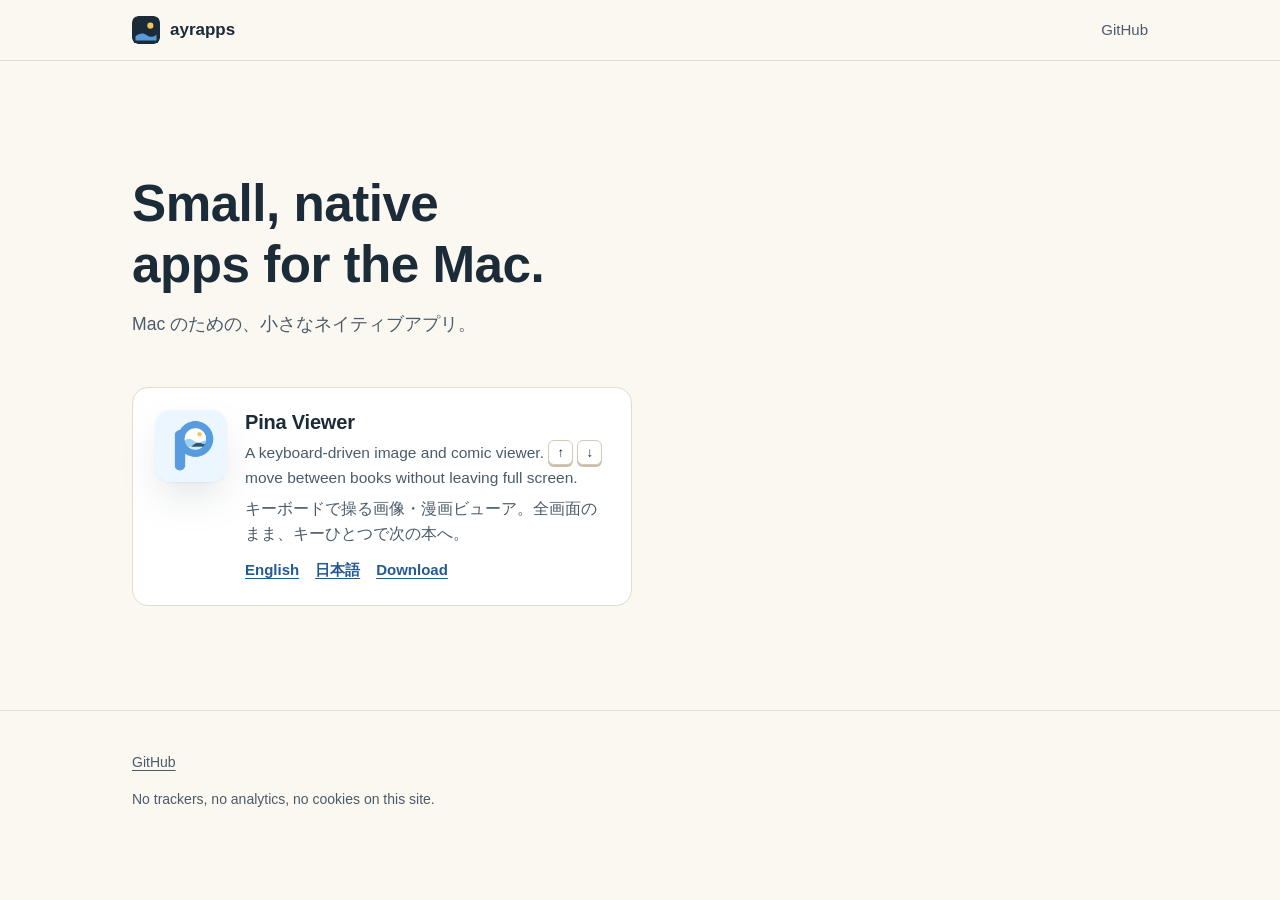
<file: index.html>
<!doctype html>
<html lang="en">
<head>
<meta charset="utf-8">
<meta name="viewport" content="width=device-width, initial-scale=1">
<title>ayrapps — Small, native apps for the Mac</title>
<meta name="description" content="Small, native apps for the Mac. Home of Pina Viewer, a keyboard-driven image and comic viewer.">
<link rel="canonical" href="https://ayrapps.github.io/">
<meta property="og:type" content="website">
<meta property="og:site_name" content="ayrapps">
<meta property="og:title" content="ayrapps — Small, native apps for the Mac">
<meta property="og:description" content="Home of Pina Viewer, a keyboard-driven image and comic viewer for macOS.">
<meta property="og:url" content="https://ayrapps.github.io/">
<meta property="og:image" content="https://ayrapps.github.io/pina-viewer/images/og.jpg">
<meta name="twitter:card" content="summary_large_image">
<meta name="theme-color" content="#fbf8f1" media="(prefers-color-scheme: light)">
<meta name="theme-color" content="#0f1820" media="(prefers-color-scheme: dark)">
<link rel="icon" href="/assets/favicon.svg" type="image/svg+xml">
<link rel="stylesheet" href="/assets/site.css">
<script type="application/ld+json">
{"@context":"https://schema.org","@type":"WebSite","name":"ayrapps","url":"https://ayrapps.github.io/"}
</script>
</head>
<body>
<a class="skip" href="#main">Skip to content</a>

<header class="site-header">
  <div class="wrap">
    <a class="brand" href="/"><img src="/assets/favicon.svg" alt="" width="28" height="28">ayrapps</a>
    <nav class="nav" aria-label="Site">
      <a href="https://github.com/ayrapps">GitHub</a>
    </nav>
  </div>
</header>

<main id="main">
  <div class="wrap">
    <div class="home-hero">
      <h1>Small, native apps for the Mac.</h1>
      <p lang="ja">Mac のための、小さなネイティブアプリ。</p>
    </div>

    <div class="apps">
      <article class="app-card">
        <img src="/pina-viewer/images/icon-512.png" alt="" width="72" height="72">
        <div>
          <h2><a href="/pina-viewer/" style="color:inherit;text-decoration:none">Pina Viewer</a></h2>
          <p>A keyboard-driven image and comic viewer. <kbd>↑</kbd><kbd>↓</kbd> move between books without leaving full screen.</p>
          <p lang="ja">キーボードで操る画像・漫画ビューア。全画面のまま、キーひとつで次の本へ。</p>
          <div class="links">
            <a href="/pina-viewer/">English</a>
            <a href="/pina-viewer/ja/" hreflang="ja" lang="ja">日本語</a>
            <a href="https://github.com/ayrapps/pina-viewer/releases/latest">Download</a>
          </div>
        </div>
      </article>
    </div>
  </div>
</main>

<footer class="site-footer">
  <div class="wrap">
    <nav aria-label="Footer">
      <a href="https://github.com/ayrapps">GitHub</a>
    </nav>
    <p>No trackers, no analytics, no cookies on this site.</p>
  </div>
</footer>
</body>
</html>
</file>
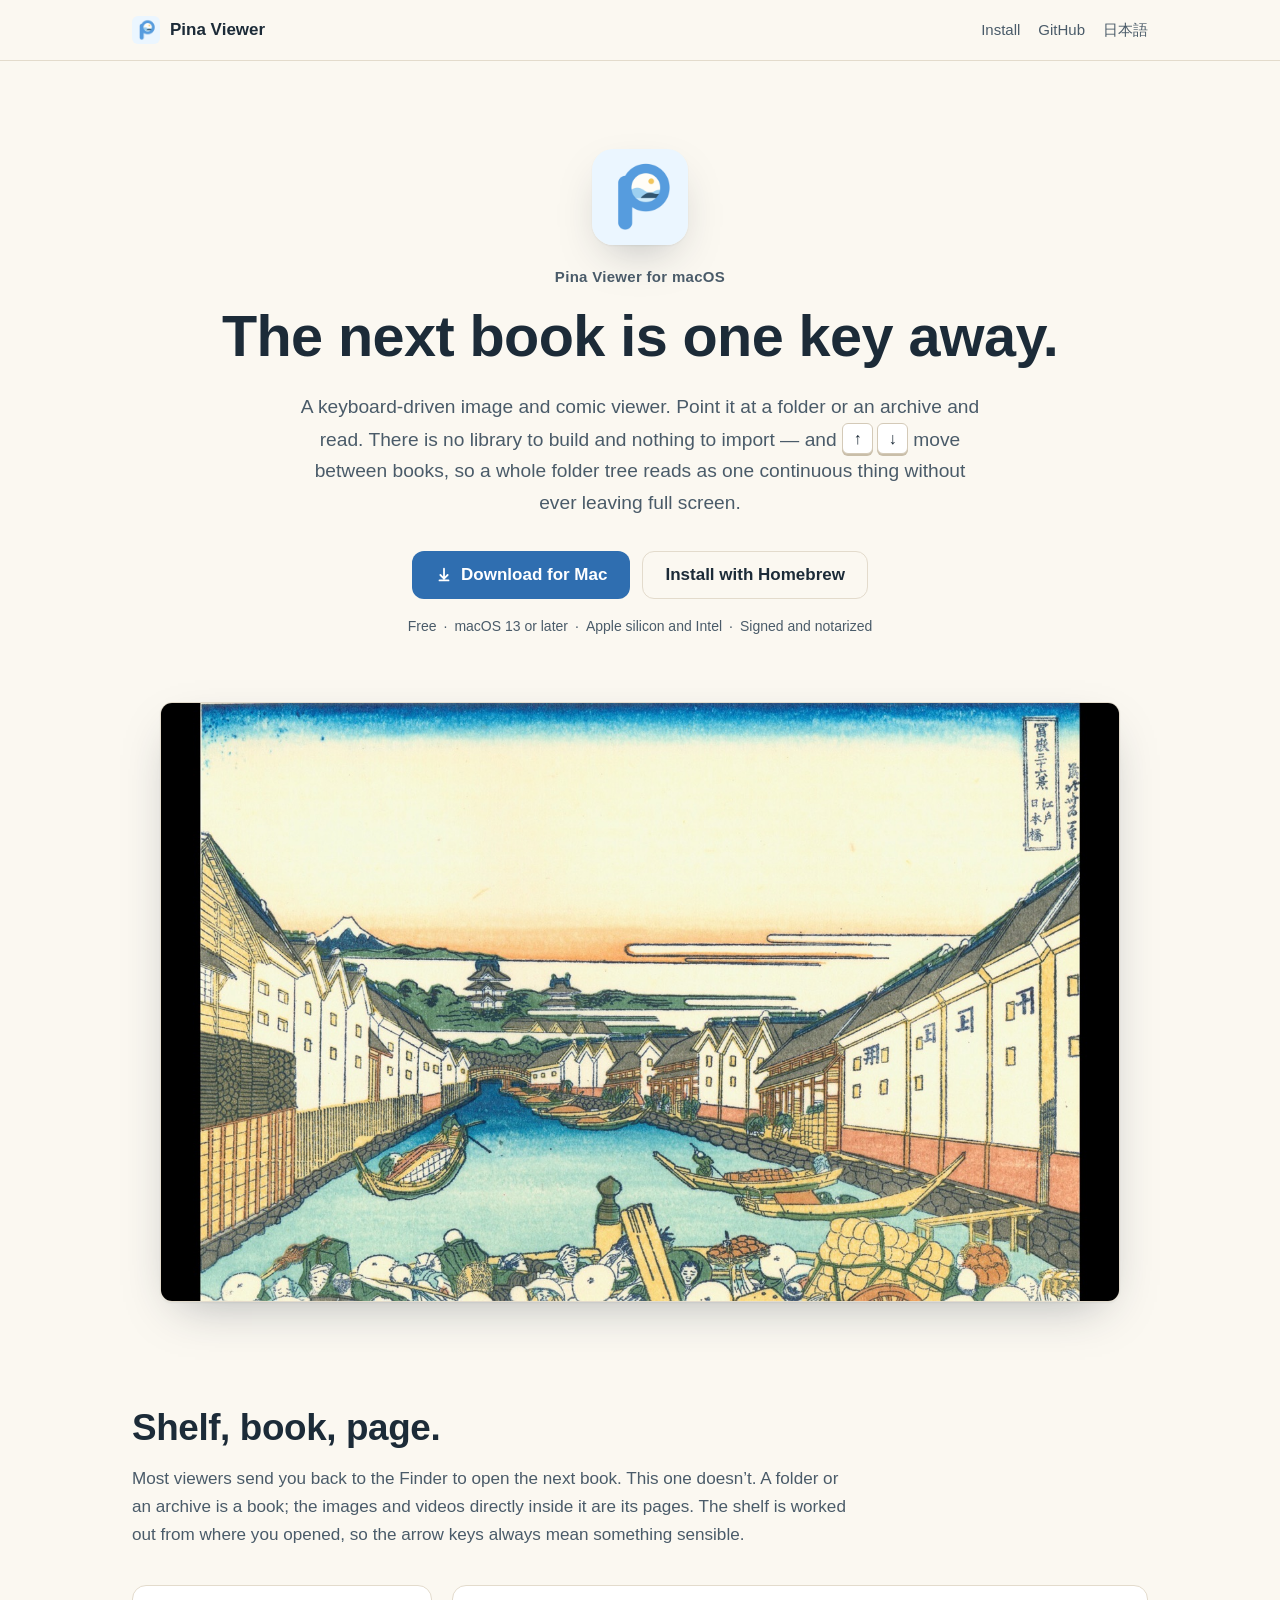
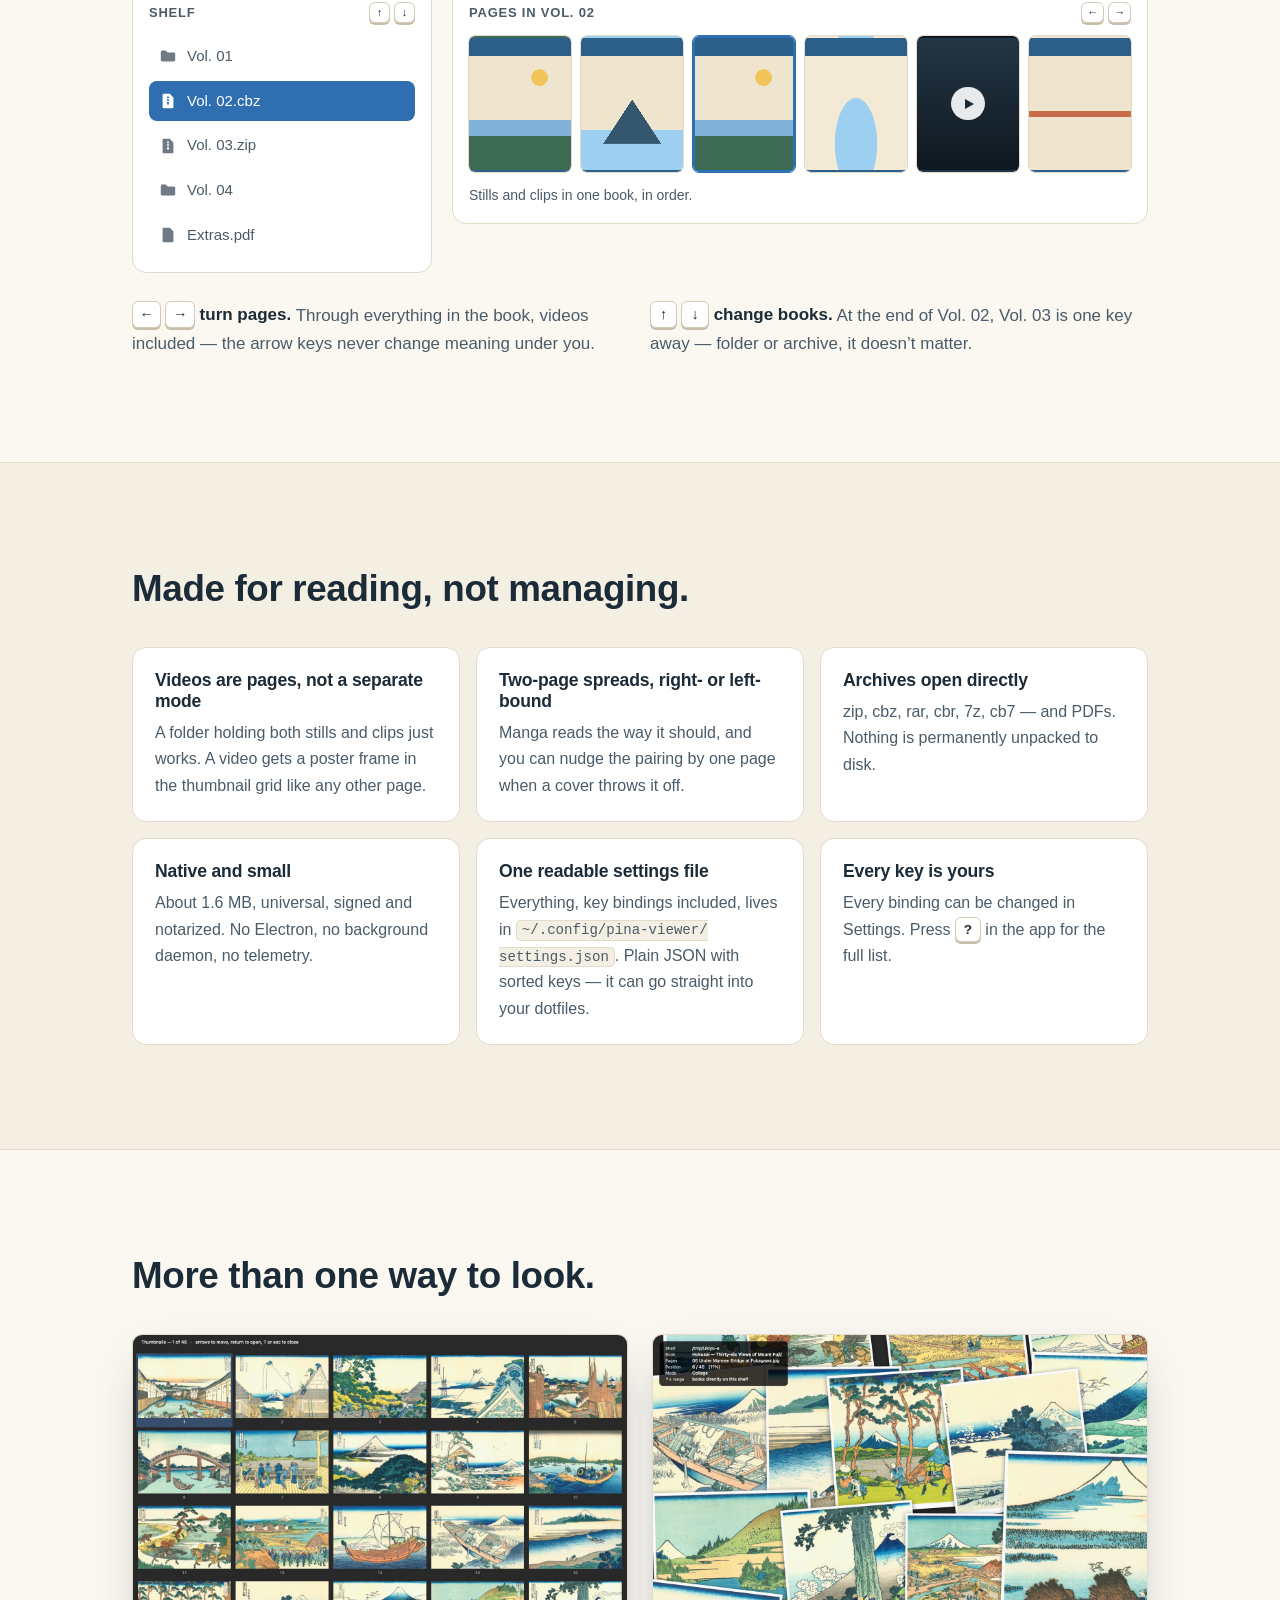
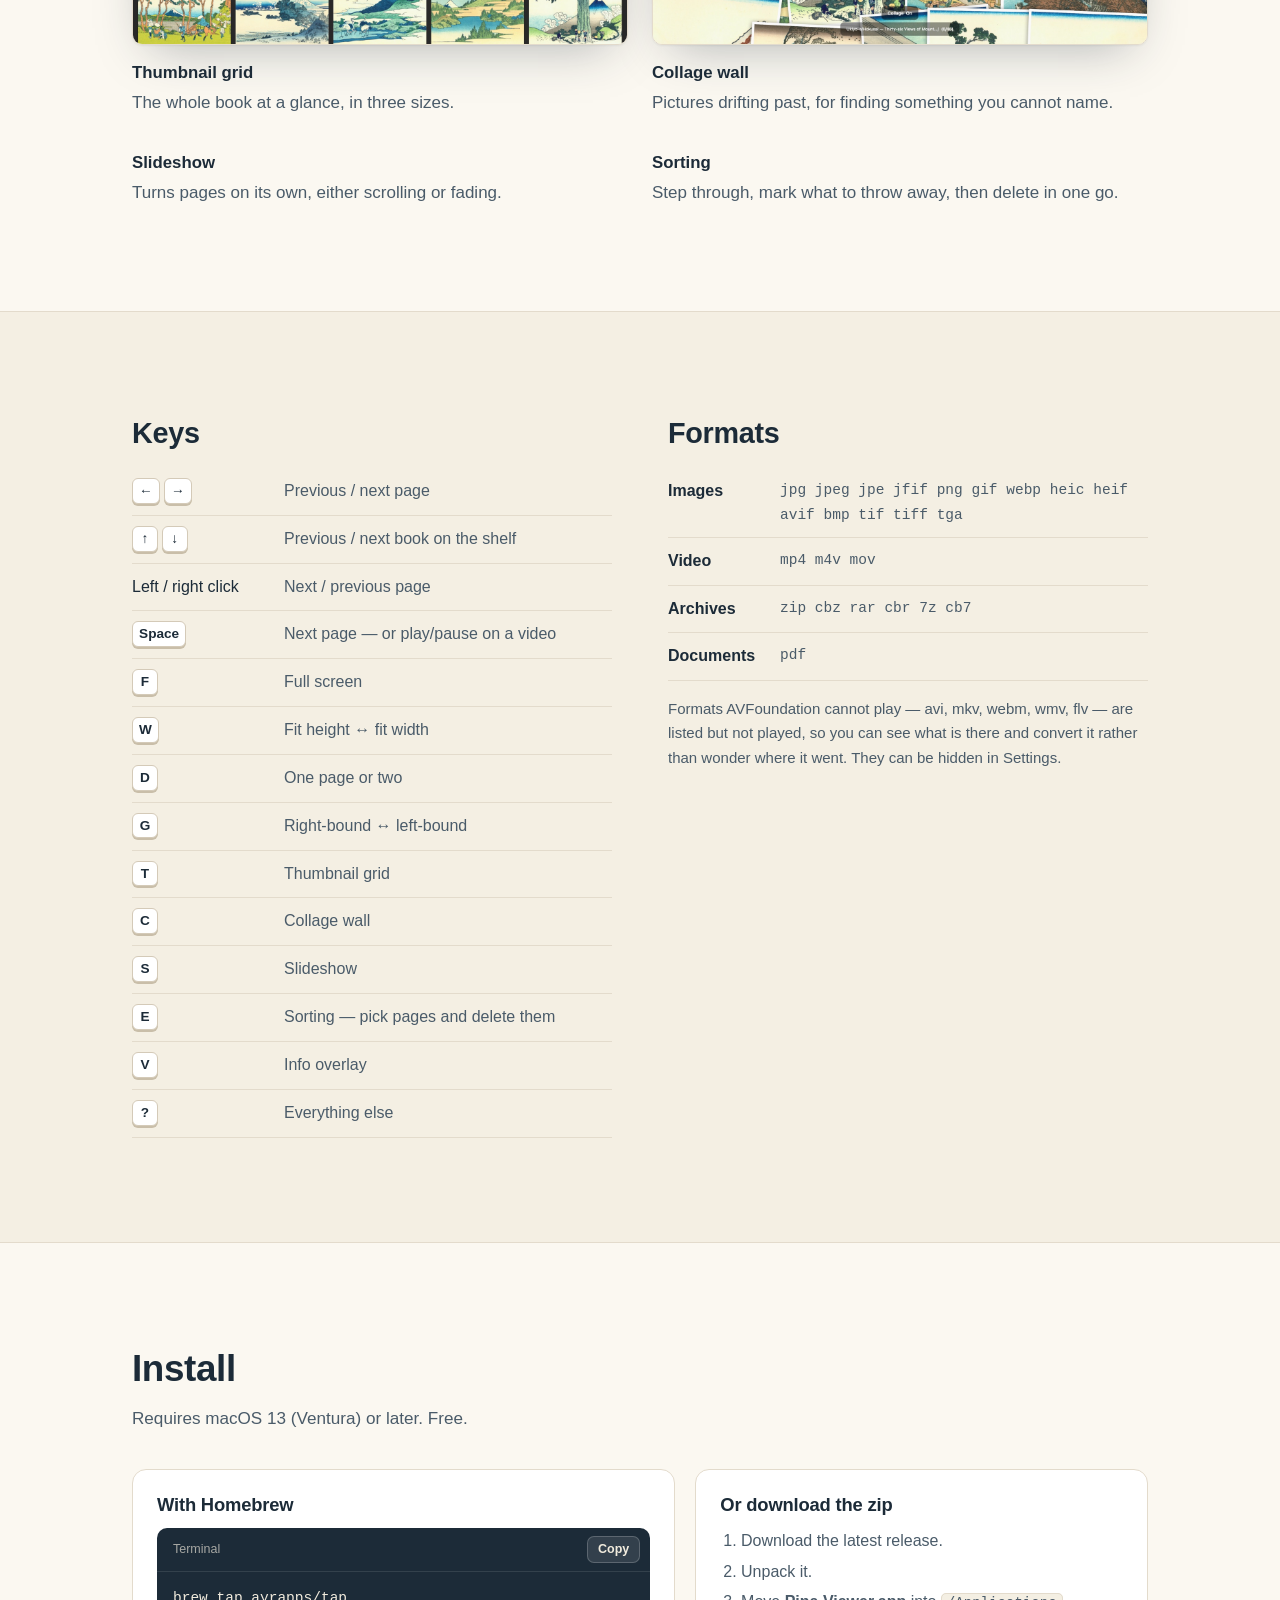
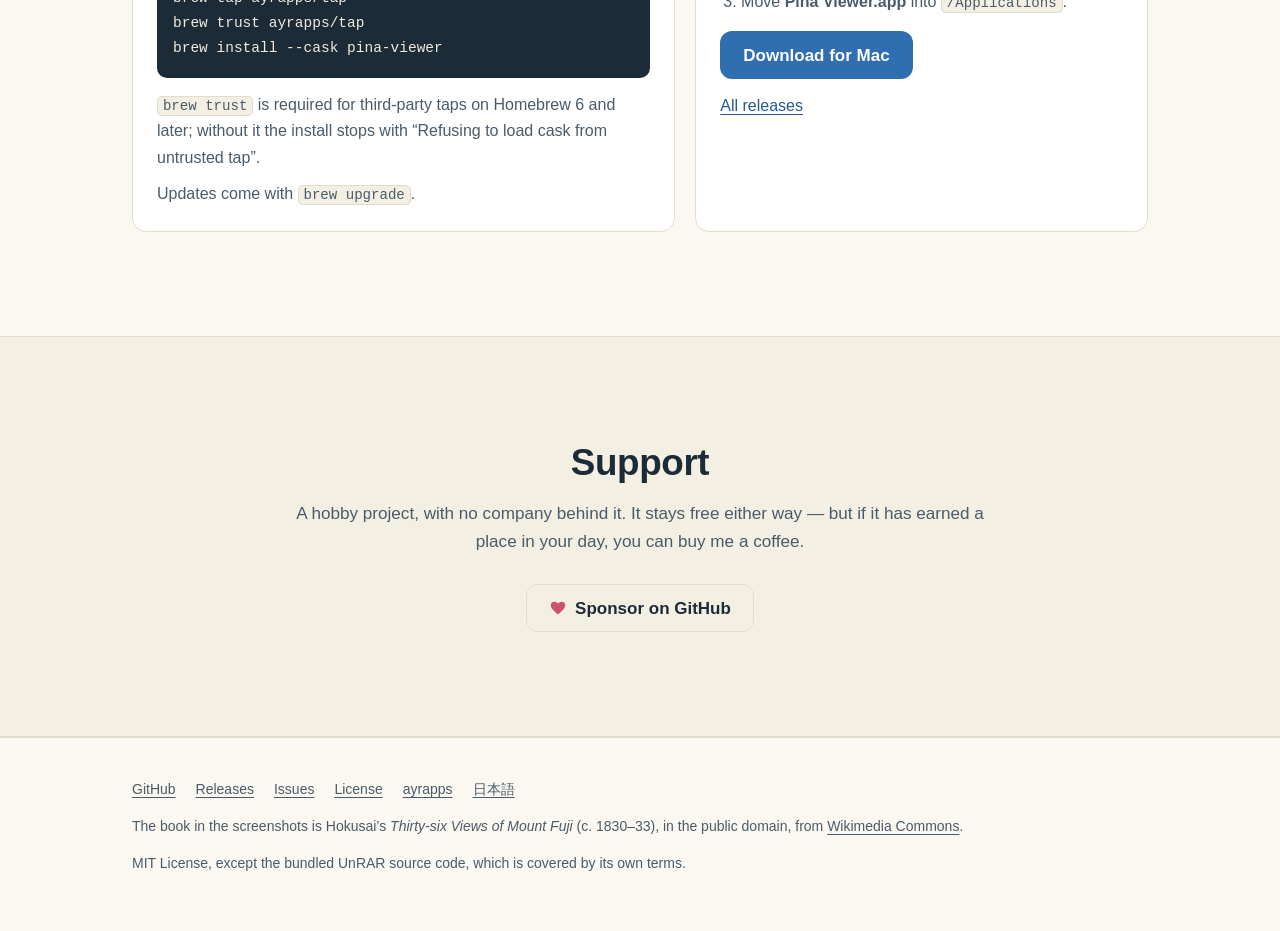
<file: pina-viewer/index.html>
<!doctype html>
<html lang="en">
<head>
<meta charset="utf-8">
<meta name="viewport" content="width=device-width, initial-scale=1">
<title>Pina Viewer — Image and comic viewer for macOS</title>
<meta name="description" content="A keyboard-driven image and comic viewer for macOS. Point it at a folder or an archive and read — ↑ and ↓ move between books without leaving full screen. Free, native, about 1.6 MB.">
<link rel="canonical" href="https://ayrapps.github.io/pina-viewer/">
<link rel="alternate" hreflang="en" href="https://ayrapps.github.io/pina-viewer/">
<link rel="alternate" hreflang="ja" href="https://ayrapps.github.io/pina-viewer/ja/">
<link rel="alternate" hreflang="x-default" href="https://ayrapps.github.io/pina-viewer/">
<meta property="og:type" content="website">
<meta property="og:site_name" content="ayrapps">
<meta property="og:title" content="Pina Viewer — Image and comic viewer for macOS">
<meta property="og:description" content="Point it at a folder or an archive and read. ↑ and ↓ move between books, so a whole folder tree reads as one continuous thing.">
<meta property="og:url" content="https://ayrapps.github.io/pina-viewer/">
<meta property="og:image" content="https://ayrapps.github.io/pina-viewer/images/og.jpg">
<meta property="og:image:width" content="1200">
<meta property="og:image:height" content="630">
<meta property="og:image:alt" content="Pina Viewer: the next book is one key away.">
<meta property="og:locale" content="en_US">
<meta property="og:locale:alternate" content="ja_JP">
<meta name="twitter:card" content="summary_large_image">
<meta name="theme-color" content="#fbf8f1" media="(prefers-color-scheme: light)">
<meta name="theme-color" content="#0f1820" media="(prefers-color-scheme: dark)">
<link rel="icon" href="/pina-viewer/images/favicon.svg" type="image/svg+xml">
<link rel="apple-touch-icon" href="/pina-viewer/images/apple-touch-icon.png">
<link rel="stylesheet" href="/assets/site.css">
<script type="application/ld+json">
{
  "@context": "https://schema.org",
  "@type": "SoftwareApplication",
  "name": "Pina Viewer",
  "operatingSystem": "macOS 13 or later",
  "applicationCategory": "MultimediaApplication",
  "description": "A keyboard-driven image and comic viewer for macOS.",
  "url": "https://ayrapps.github.io/pina-viewer/",
  "downloadUrl": "https://github.com/ayrapps/pina-viewer/releases/latest",
  "image": "https://ayrapps.github.io/pina-viewer/images/icon-512.png",
  "offers": { "@type": "Offer", "price": "0", "priceCurrency": "USD" }
}
</script>
</head>
<body>
<a class="skip" href="#main">Skip to content</a>

<header class="site-header">
  <div class="wrap">
    <a class="brand" href="/pina-viewer/"><img src="/pina-viewer/images/icon-512.png" alt="" width="28" height="28">Pina Viewer</a>
    <nav class="nav" aria-label="Site">
      <a class="hide-sm" href="#install">Install</a>
      <a class="hide-sm" href="https://github.com/ayrapps/pina-viewer">GitHub</a>
      <a href="/pina-viewer/ja/" hreflang="ja" lang="ja">日本語</a>
    </nav>
  </div>
</header>

<main id="main">

<div class="hero">
  <div class="wrap">
    <img class="hero-icon" src="/pina-viewer/images/icon-512.png" alt="" width="96" height="96">
    <p class="eyebrow">Pina Viewer for macOS</p>
    <h1>The next book is one key away.</h1>
    <p class="lede">A keyboard-driven image and comic viewer. Point it at a folder or an archive and read.
      There is no library to build and nothing to import — and <kbd>↑</kbd><kbd>↓</kbd> move between books,
      so a whole folder tree reads as one continuous thing without ever leaving full screen.</p>
    <div class="cta">
      <a class="btn btn-primary" href="https://github.com/ayrapps/pina-viewer/releases/latest" data-latest-zip="ayrapps/pina-viewer">
        <svg viewBox="0 0 20 20" aria-hidden="true"><path fill="currentColor" d="M10 2a1 1 0 0 1 1 1v8.59l2.3-2.3a1 1 0 1 1 1.4 1.42l-4 4a1 1 0 0 1-1.4 0l-4-4a1 1 0 1 1 1.4-1.42L9 11.6V3a1 1 0 0 1 1-1zM4 16a1 1 0 0 1 1-1h10a1 1 0 1 1 0 2H5a1 1 0 0 1-1-1z"/></svg>
        Download for Mac
      </a>
      <a class="btn btn-secondary" href="#install">Install with Homebrew</a>
    </div>
    <p class="meta"><span data-latest-version="Version {v}" hidden></span><span>Free</span><span>macOS 13 or later</span><span>Apple silicon and Intel</span><span>Signed and notarized</span></p>
    <img class="hero-shot" src="/pina-viewer/images/reading.jpg" width="1440" height="900"
      alt="A woodblock print from Hokusai's Thirty-six Views of Mount Fuji shown full screen in Pina Viewer">
  </div>
</div>

<section id="shelf">
  <div class="wrap">
    <div class="section-head">
      <h2>Shelf, book, page.</h2>
      <p>Most viewers send you back to the Finder to open the next book. This one doesn’t.
        A folder or an archive is a book; the images and videos directly inside it are its pages.
        The shelf is worked out from where you opened, so the arrow keys always mean something sensible.</p>
    </div>

    <div class="shelf" aria-hidden="true">
      <div class="panel">
        <div class="panel-label"><span>Shelf</span><span class="keys"><kbd>↑</kbd><kbd>↓</kbd></span></div>
        <ul class="books">
          <li><svg viewBox="0 0 20 20"><path fill="currentColor" d="M2 5.5A1.5 1.5 0 0 1 3.5 4h4l2 2h7A1.5 1.5 0 0 1 18 7.5v7a1.5 1.5 0 0 1-1.5 1.5h-13A1.5 1.5 0 0 1 2 14.5z"/></svg>Vol. 01</li>
          <li class="current"><svg viewBox="0 0 20 20"><path fill="currentColor" d="M5 2h7l4 4v11a1 1 0 0 1-1 1H5a1 1 0 0 1-1-1V3a1 1 0 0 1 1-1zm4 3v2h2V5zm0 3v2h2V8zm0 3v3h2v-3z"/></svg>Vol. 02.cbz</li>
          <li><svg viewBox="0 0 20 20"><path fill="currentColor" d="M5 2h7l4 4v11a1 1 0 0 1-1 1H5a1 1 0 0 1-1-1V3a1 1 0 0 1 1-1zm4 3v2h2V5zm0 3v2h2V8zm0 3v3h2v-3z"/></svg>Vol. 03.zip</li>
          <li><svg viewBox="0 0 20 20"><path fill="currentColor" d="M2 5.5A1.5 1.5 0 0 1 3.5 4h4l2 2h7A1.5 1.5 0 0 1 18 7.5v7a1.5 1.5 0 0 1-1.5 1.5h-13A1.5 1.5 0 0 1 2 14.5z"/></svg>Vol. 04</li>
          <li><svg viewBox="0 0 20 20"><path fill="currentColor" d="M5 2h7l4 4v11a1 1 0 0 1-1 1H5a1 1 0 0 1-1-1V3a1 1 0 0 1 1-1z"/></svg>Extras.pdf</li>
        </ul>
      </div>
      <div class="panel">
        <div class="panel-label"><span>Pages in Vol. 02</span><span class="keys"><kbd>←</kbd><kbd>→</kbd></span></div>
        <div class="pages">
          <div class="page"></div>
          <div class="page"></div>
          <div class="page current"></div>
          <div class="page"></div>
          <div class="page"><span class="play"></span></div>
          <div class="page"></div>
        </div>
        <p class="page-caption">Stills and clips in one book, in order.</p>
      </div>
    </div>

    <div class="shelf-notes">
      <p><strong><kbd>←</kbd><kbd>→</kbd> turn pages.</strong> Through everything in the book, videos included — the arrow keys never change meaning under you.</p>
      <p><strong><kbd>↑</kbd><kbd>↓</kbd> change books.</strong> At the end of Vol. 02, Vol. 03 is one key away — folder or archive, it doesn’t matter.</p>
    </div>
  </div>
</section>

<section class="alt" id="features">
  <div class="wrap">
    <div class="section-head">
      <h2>Made for reading, not managing.</h2>
    </div>
    <div class="features">
      <div class="feature">
        <h3>Videos are pages, not a separate mode</h3>
        <p>A folder holding both stills and clips just works. A video gets a poster frame in the thumbnail grid like any other page.</p>
      </div>
      <div class="feature">
        <h3>Two-page spreads, right- or left-bound</h3>
        <p>Manga reads the way it should, and you can nudge the pairing by one page when a cover throws it off.</p>
      </div>
      <div class="feature">
        <h3>Archives open directly</h3>
        <p>zip, cbz, rar, cbr, 7z, cb7 — and PDFs. Nothing is permanently unpacked to disk.</p>
      </div>
      <div class="feature">
        <h3>Native and small</h3>
        <p>About 1.6 MB, universal, signed and notarized. No Electron, no background daemon, no telemetry.</p>
      </div>
      <div class="feature">
        <h3>One readable settings file</h3>
        <p>Everything, key bindings included, lives in <code>~/.config/<wbr>pina-viewer/<wbr>settings.json</code>. Plain JSON with sorted keys — it can go straight into your dotfiles.</p>
      </div>
      <div class="feature">
        <h3>Every key is yours</h3>
        <p>Every binding can be changed in Settings. Press <kbd>?</kbd> in the app for the full list.</p>
      </div>
    </div>
  </div>
</section>

<section id="modes">
  <div class="wrap">
    <div class="section-head">
      <h2>More than one way to look.</h2>
    </div>
    <div class="modes">
      <div class="mode">
        <figure>
          <img src="/pina-viewer/images/thumbnails.jpg" width="1440" height="900" loading="lazy"
            alt="The thumbnail grid showing the prints of a book as a grid of small images">
          <figcaption><strong>Thumbnail grid</strong>The whole book at a glance, in three sizes.</figcaption>
        </figure>
      </div>
      <div class="mode">
        <figure>
          <img src="/pina-viewer/images/collage.jpg" width="1440" height="900" loading="lazy"
            alt="The collage wall with prints scattered and overlapping at slight angles">
          <figcaption><strong>Collage wall</strong>Pictures drifting past, for finding something you cannot name.</figcaption>
        </figure>
      </div>
    </div>
    <div class="modes-more">
      <p><strong>Slideshow</strong>Turns pages on its own, either scrolling or fading.</p>
      <p><strong>Sorting</strong>Step through, mark what to throw away, then delete in one go.</p>
    </div>
  </div>
</section>

<section class="alt" id="keys">
  <div class="wrap two-col">
    <div>
      <h2>Keys</h2>
      <table>
        <tr><th><kbd>←</kbd><kbd>→</kbd></th><td>Previous / next page</td></tr>
        <tr><th><kbd>↑</kbd><kbd>↓</kbd></th><td>Previous / next book on the shelf</td></tr>
        <tr><th>Left / right click</th><td>Next / previous page</td></tr>
        <tr><th><kbd>Space</kbd></th><td>Next page — or play/pause on a video</td></tr>
        <tr><th><kbd>F</kbd></th><td>Full screen</td></tr>
        <tr><th><kbd>W</kbd></th><td>Fit height ↔ fit width</td></tr>
        <tr><th><kbd>D</kbd></th><td>One page or two</td></tr>
        <tr><th><kbd>G</kbd></th><td>Right-bound ↔ left-bound</td></tr>
        <tr><th><kbd>T</kbd></th><td>Thumbnail grid</td></tr>
        <tr><th><kbd>C</kbd></th><td>Collage wall</td></tr>
        <tr><th><kbd>S</kbd></th><td>Slideshow</td></tr>
        <tr><th><kbd>E</kbd></th><td>Sorting — pick pages and delete them</td></tr>
        <tr><th><kbd>V</kbd></th><td>Info overlay</td></tr>
        <tr><th><kbd>?</kbd></th><td>Everything else</td></tr>
      </table>
    </div>
    <div>
      <h2>Formats</h2>
      <table class="formats">
        <tr><th>Images</th><td>jpg jpeg jpe jfif png gif webp heic heif avif bmp tif tiff tga</td></tr>
        <tr><th>Video</th><td>mp4 m4v mov</td></tr>
        <tr><th>Archives</th><td>zip cbz rar cbr 7z cb7</td></tr>
        <tr><th>Documents</th><td>pdf</td></tr>
      </table>
      <p class="note">Formats AVFoundation cannot play — avi, mkv, webm, wmv, flv — are listed but not played,
        so you can see what is there and convert it rather than wonder where it went. They can be hidden in Settings.</p>
    </div>
  </div>
</section>

<section id="install">
  <div class="wrap">
    <div class="section-head">
      <h2>Install</h2>
      <p>Requires macOS 13 (Ventura) or later. Free.</p>
    </div>
    <div class="install">
      <div class="panel">
        <h3>With Homebrew</h3>
        <div class="terminal">
          <div class="terminal-bar"><span>Terminal</span><button class="copy" type="button" data-copy="brew" data-copied="Copied">Copy</button></div>
          <pre class="code"><code id="brew">brew tap ayrapps/tap
brew trust ayrapps/tap
brew install --cask pina-viewer</code></pre>
        </div>
        <p><code>brew trust</code> is required for third-party taps on Homebrew 6 and later; without it the install stops with “Refusing to load cask from untrusted tap”.</p>
        <p>Updates come with <code>brew upgrade</code>.</p>
      </div>
      <div class="panel">
        <h3>Or download the zip</h3>
        <ol>
          <li>Download the latest release.</li>
          <li>Unpack it.</li>
          <li>Move <strong>Pina Viewer.app</strong> into <code>/Applications</code>.</li>
        </ol>
        <a class="btn btn-primary" href="https://github.com/ayrapps/pina-viewer/releases/latest" data-latest-zip="ayrapps/pina-viewer">Download for Mac</a>
        <p style="margin-top:14px"><a href="https://github.com/ayrapps/pina-viewer/releases">All releases</a></p>
      </div>
    </div>
  </div>
</section>

<section class="alt support" id="support">
  <div class="wrap">
    <div class="section-head">
      <h2>Support</h2>
      <p>A hobby project, with no company behind it. It stays free either way — but if it has earned a place in your day, you can buy me a coffee.</p>
    </div>
    <a class="btn btn-secondary" href="https://github.com/sponsors/lynthey">
      <svg viewBox="0 0 20 20" aria-hidden="true"><path fill="#c8546b" d="M10 17.3l-1.1-1C4.8 12.6 2 10.1 2 7a4 4 0 0 1 4-4c1.5 0 3 .7 4 1.9A5.3 5.3 0 0 1 14 3a4 4 0 0 1 4 4c0 3.1-2.8 5.6-6.9 9.3z"/></svg>
      Sponsor on GitHub
    </a>
  </div>
</section>

</main>

<footer class="site-footer">
  <div class="wrap">
    <nav aria-label="Footer">
      <a href="https://github.com/ayrapps/pina-viewer">GitHub</a>
      <a href="https://github.com/ayrapps/pina-viewer/releases">Releases</a>
      <a href="https://github.com/ayrapps/pina-viewer/issues">Issues</a>
      <a href="https://github.com/ayrapps/pina-viewer/blob/master/LICENSE">License</a>
      <a href="/">ayrapps</a>
      <a href="/pina-viewer/ja/" hreflang="ja" lang="ja">日本語</a>
    </nav>
    <p>The book in the screenshots is Hokusai’s <cite>Thirty-six Views of Mount Fuji</cite> (c. 1830–33), in the public domain,
      from <a href="https://commons.wikimedia.org/wiki/Category:36_Views_of_Mount_Fuji">Wikimedia Commons</a>.</p>
    <p>MIT License, except the bundled UnRAR source code, which is covered by its own terms.</p>
  </div>
</footer>

<script src="/assets/site.js" defer></script>
</body>
</html>
</file>
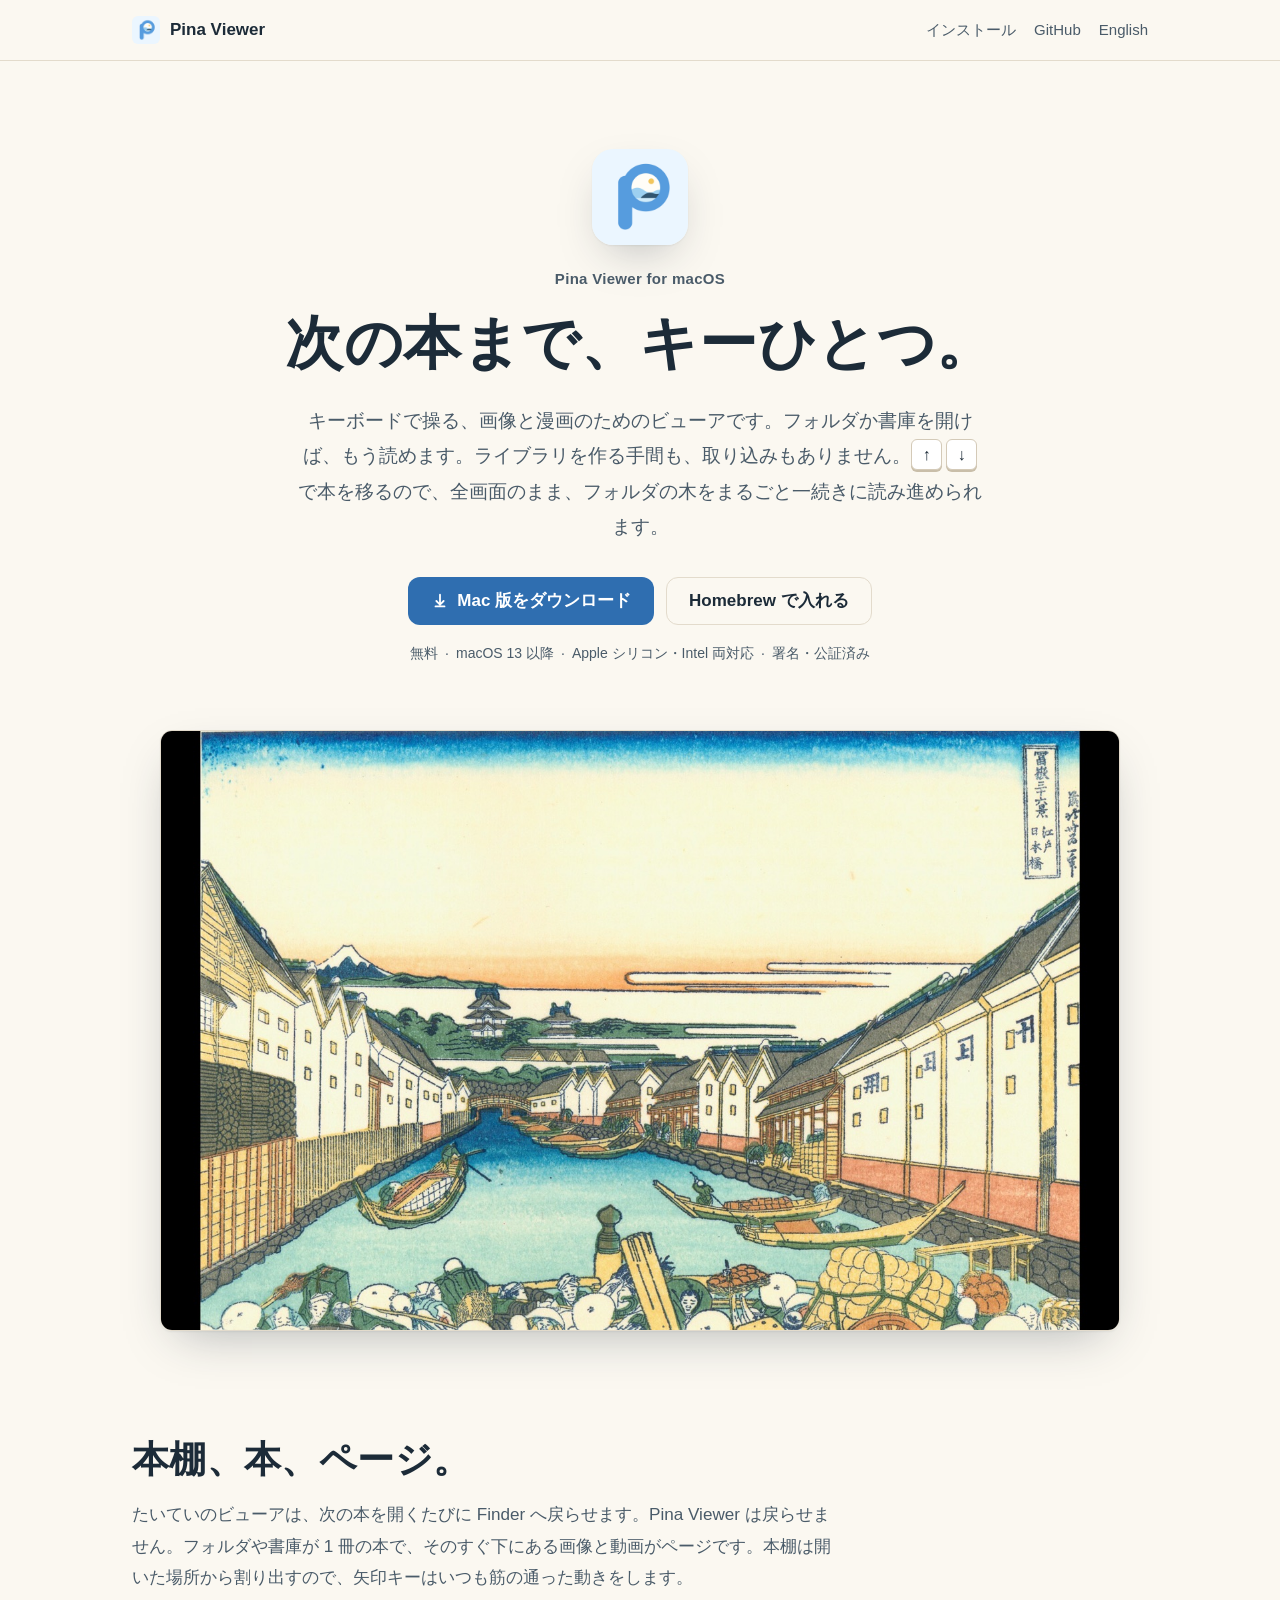
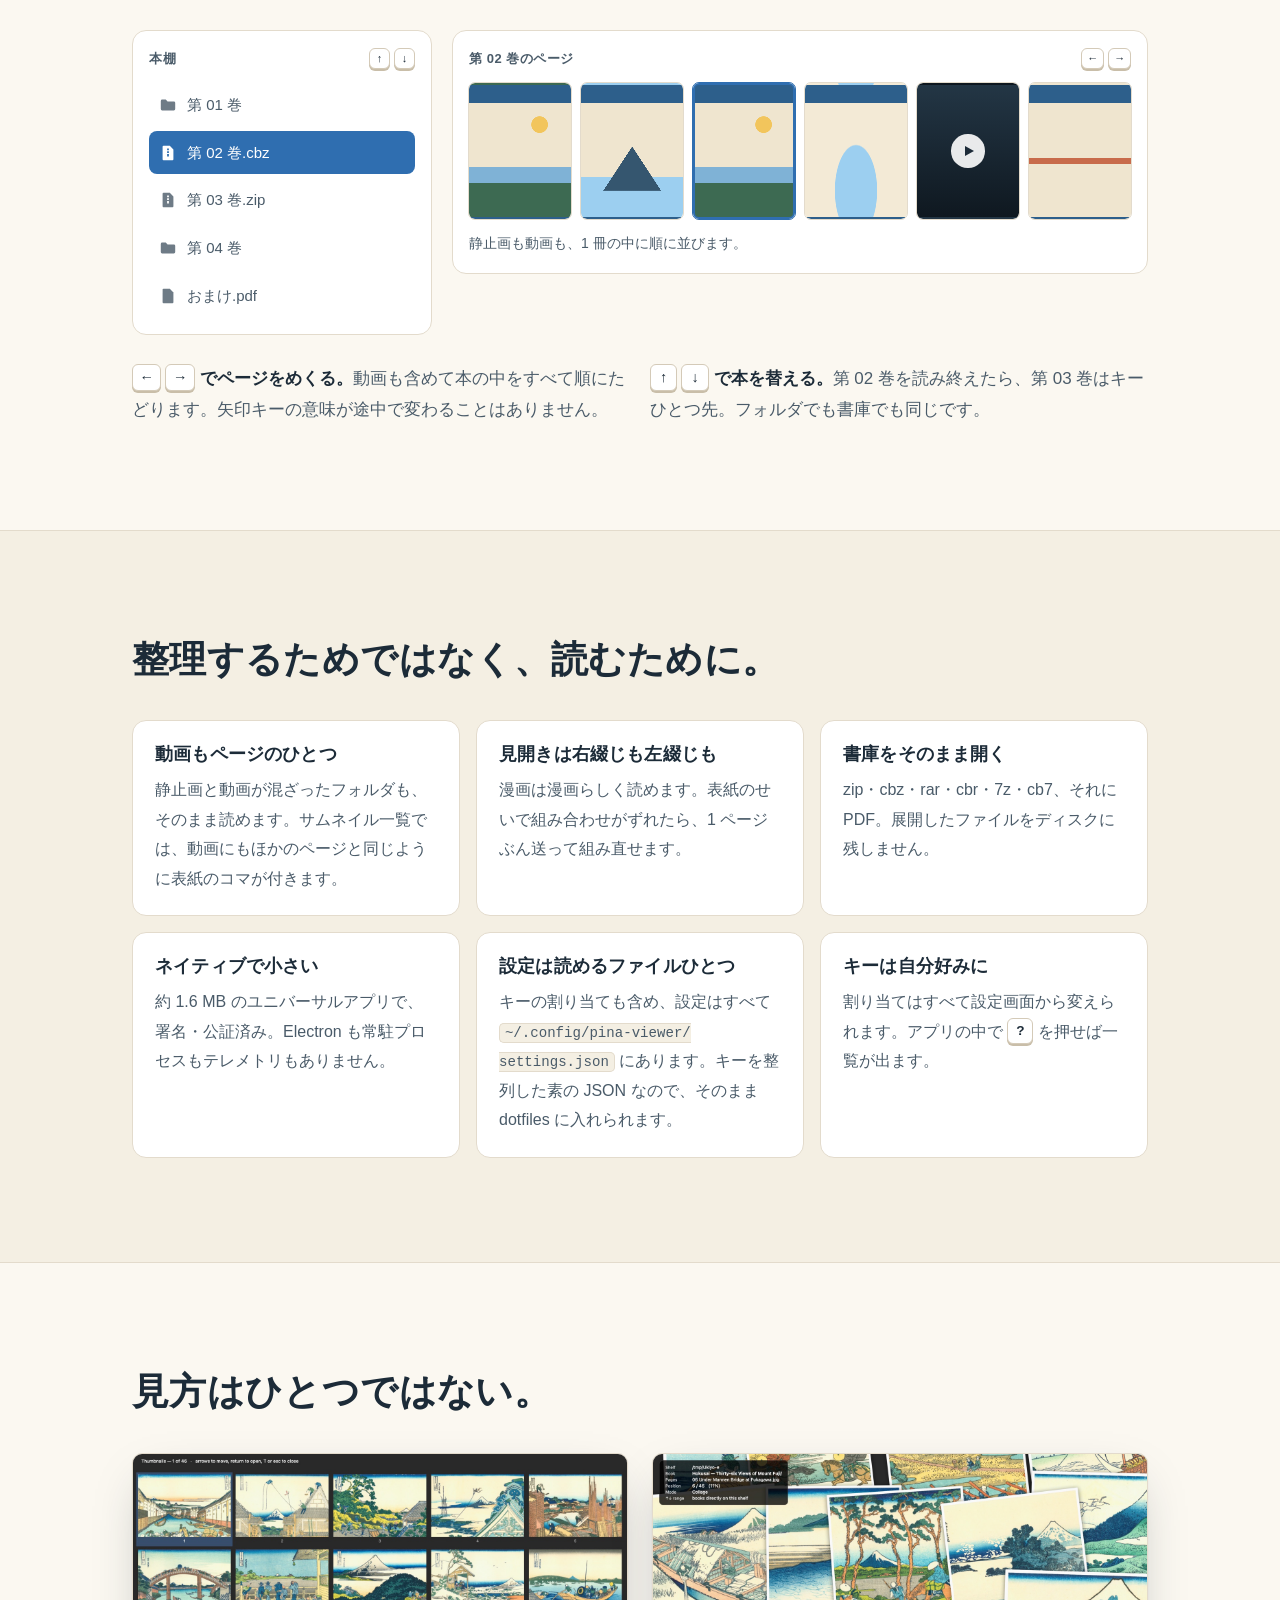
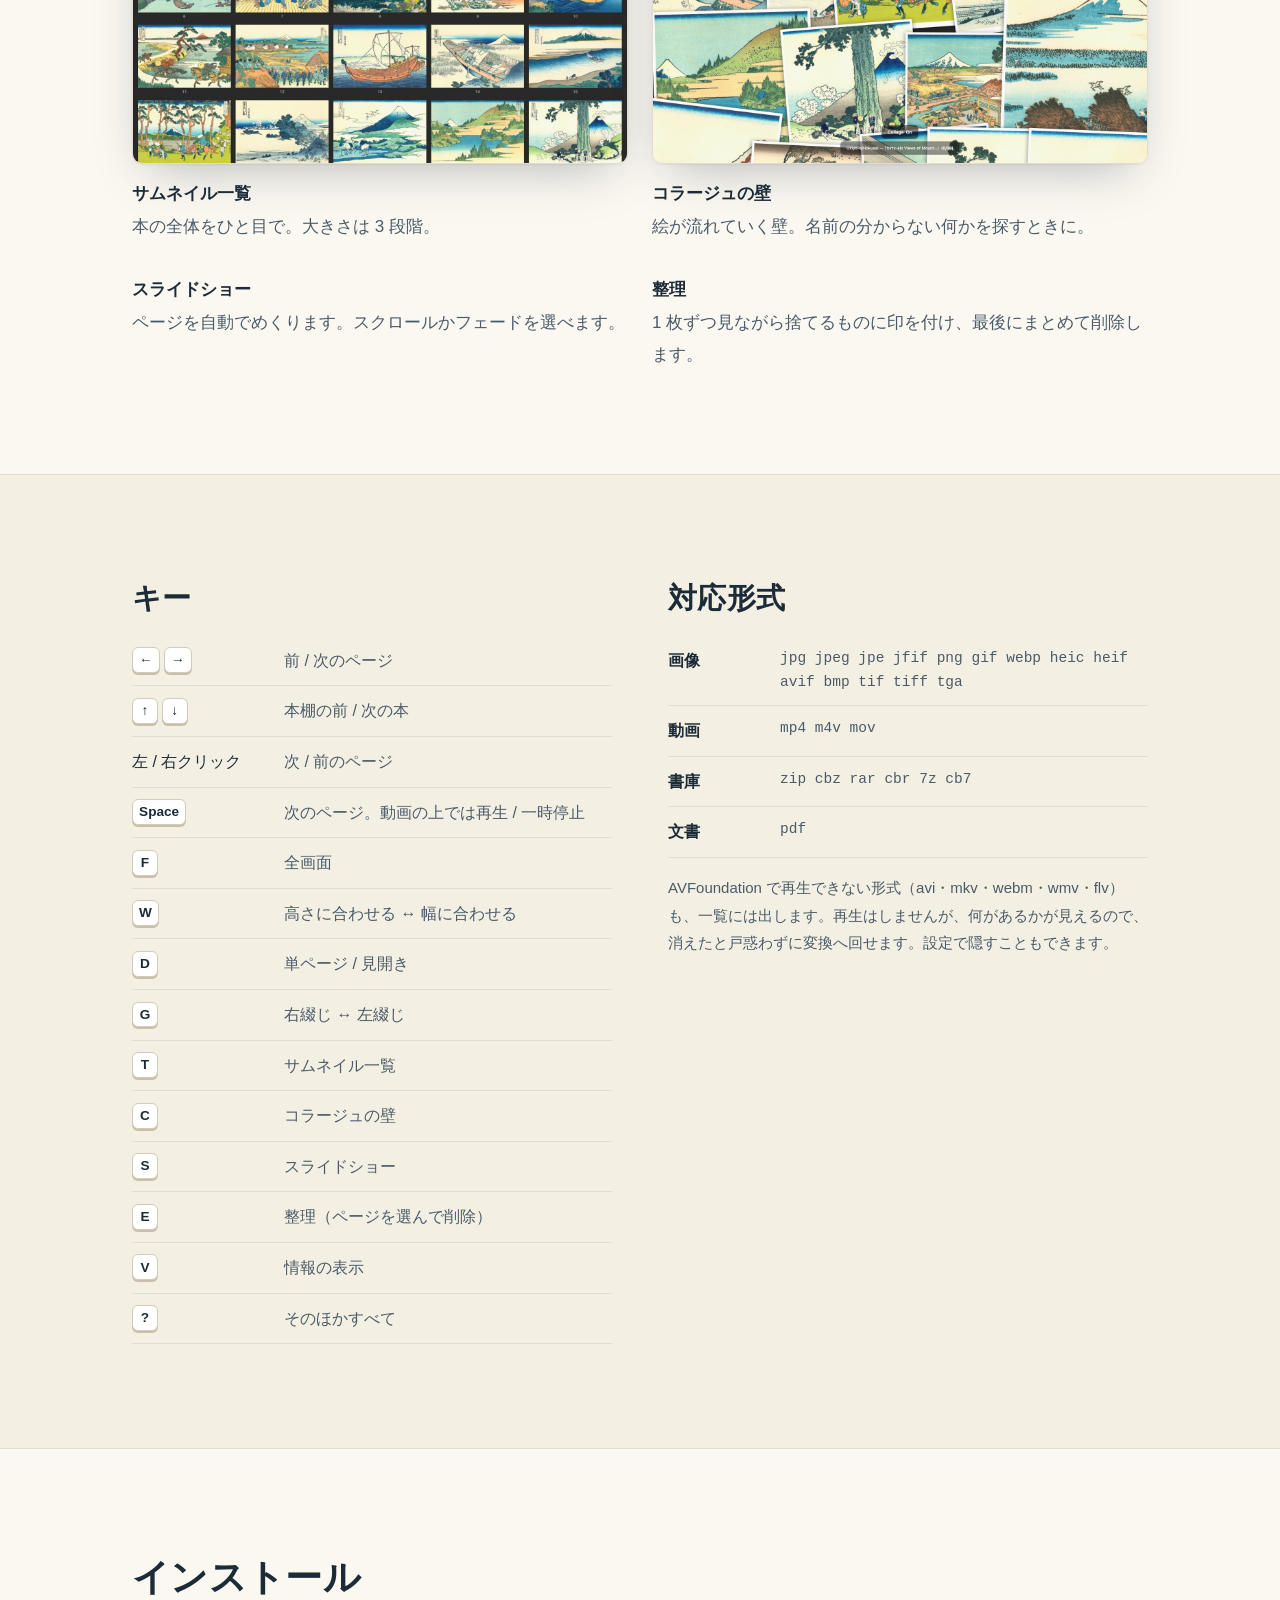
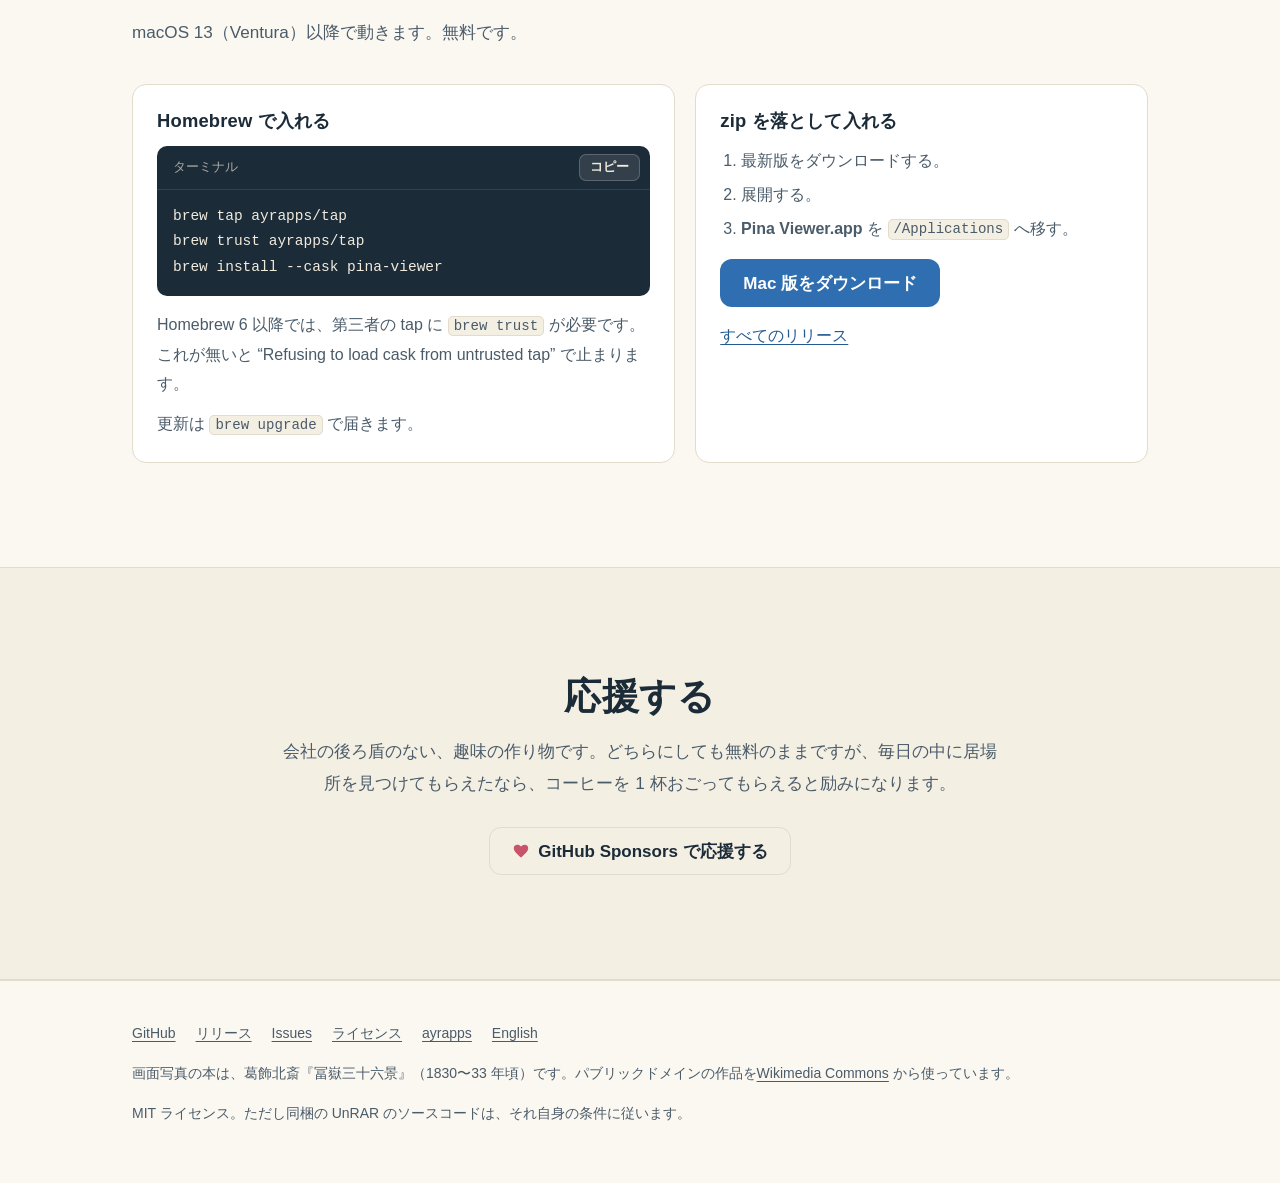
<file: pina-viewer/ja/index.html>
<!doctype html>
<html lang="ja">
<head>
<meta charset="utf-8">
<meta name="viewport" content="width=device-width, initial-scale=1">
<title>Pina Viewer — macOS 用の画像・漫画ビューア</title>
<meta name="description" content="キーボードで操る macOS 用の画像・漫画ビューア。フォルダか書庫を開けばすぐ読めます。↑ ↓ で次の本へ移るので、全画面のまま本棚ごと読み進められます。無料・ネイティブ・約 1.6 MB。">
<link rel="canonical" href="https://ayrapps.github.io/pina-viewer/ja/">
<link rel="alternate" hreflang="en" href="https://ayrapps.github.io/pina-viewer/">
<link rel="alternate" hreflang="ja" href="https://ayrapps.github.io/pina-viewer/ja/">
<link rel="alternate" hreflang="x-default" href="https://ayrapps.github.io/pina-viewer/">
<meta property="og:type" content="website">
<meta property="og:site_name" content="ayrapps">
<meta property="og:title" content="Pina Viewer — macOS 用の画像・漫画ビューア">
<meta property="og:description" content="フォルダか書庫を開けばすぐ読めます。↑ ↓ で次の本へ。フォルダの木がまるごと一続きの本棚になります。">
<meta property="og:url" content="https://ayrapps.github.io/pina-viewer/ja/">
<meta property="og:image" content="https://ayrapps.github.io/pina-viewer/images/og-ja.jpg">
<meta property="og:image:width" content="1200">
<meta property="og:image:height" content="630">
<meta property="og:image:alt" content="Pina Viewer：次の本まで、キーひとつ。">
<meta property="og:locale" content="ja_JP">
<meta property="og:locale:alternate" content="en_US">
<meta name="twitter:card" content="summary_large_image">
<meta name="theme-color" content="#fbf8f1" media="(prefers-color-scheme: light)">
<meta name="theme-color" content="#0f1820" media="(prefers-color-scheme: dark)">
<link rel="icon" href="/pina-viewer/images/favicon.svg" type="image/svg+xml">
<link rel="apple-touch-icon" href="/pina-viewer/images/apple-touch-icon.png">
<link rel="stylesheet" href="/assets/site.css">
<script type="application/ld+json">
{
  "@context": "https://schema.org",
  "@type": "SoftwareApplication",
  "name": "Pina Viewer",
  "inLanguage": "ja",
  "operatingSystem": "macOS 13 以降",
  "applicationCategory": "MultimediaApplication",
  "description": "キーボードで操る macOS 用の画像・漫画ビューア。",
  "url": "https://ayrapps.github.io/pina-viewer/ja/",
  "downloadUrl": "https://github.com/ayrapps/pina-viewer/releases/latest",
  "image": "https://ayrapps.github.io/pina-viewer/images/icon-512.png",
  "offers": { "@type": "Offer", "price": "0", "priceCurrency": "JPY" }
}
</script>
</head>
<body>
<a class="skip" href="#main">本文へ移動</a>

<header class="site-header">
  <div class="wrap">
    <a class="brand" href="/pina-viewer/ja/"><img src="/pina-viewer/images/icon-512.png" alt="" width="28" height="28">Pina Viewer</a>
    <nav class="nav" aria-label="サイト">
      <a class="hide-sm" href="#install">インストール</a>
      <a class="hide-sm" href="https://github.com/ayrapps/pina-viewer">GitHub</a>
      <a href="/pina-viewer/" hreflang="en" lang="en">English</a>
    </nav>
  </div>
</header>

<main id="main">

<div class="hero">
  <div class="wrap">
    <img class="hero-icon" src="/pina-viewer/images/icon-512.png" alt="" width="96" height="96">
    <p class="eyebrow">Pina Viewer for macOS</p>
    <h1>次の本まで、キーひとつ。</h1>
    <p class="lede">キーボードで操る、画像と漫画のためのビューアです。フォルダか書庫を開けば、もう読めます。ライブラリを作る手間も、取り込みもありません。<kbd>↑</kbd><kbd>↓</kbd> で本を移るので、全画面のまま、フォルダの木をまるごと一続きに読み進められます。</p>
    <div class="cta">
      <a class="btn btn-primary" href="https://github.com/ayrapps/pina-viewer/releases/latest" data-latest-zip="ayrapps/pina-viewer">
        <svg viewBox="0 0 20 20" aria-hidden="true"><path fill="currentColor" d="M10 2a1 1 0 0 1 1 1v8.59l2.3-2.3a1 1 0 1 1 1.4 1.42l-4 4a1 1 0 0 1-1.4 0l-4-4a1 1 0 1 1 1.4-1.42L9 11.6V3a1 1 0 0 1 1-1zM4 16a1 1 0 0 1 1-1h10a1 1 0 1 1 0 2H5a1 1 0 0 1-1-1z"/></svg>
        Mac 版をダウンロード
      </a>
      <a class="btn btn-secondary" href="#install">Homebrew で入れる</a>
    </div>
    <p class="meta"><span data-latest-version="バージョン {v}" hidden></span><span>無料</span><span>macOS 13 以降</span><span>Apple シリコン・Intel 両対応</span><span>署名・公証済み</span></p>
    <img class="hero-shot" src="/pina-viewer/images/reading.jpg" width="1440" height="900"
      alt="葛飾北斎『冨嶽三十六景』の一枚を Pina Viewer で全画面表示したところ">
  </div>
</div>

<section id="shelf">
  <div class="wrap">
    <div class="section-head">
      <h2>本棚、本、ページ。</h2>
      <p>たいていのビューアは、次の本を開くたびに Finder へ戻らせます。Pina Viewer は戻らせません。フォルダや書庫が 1 冊の本で、そのすぐ下にある画像と動画がページです。本棚は開いた場所から割り出すので、矢印キーはいつも筋の通った動きをします。</p>
    </div>

    <div class="shelf" aria-hidden="true">
      <div class="panel">
        <div class="panel-label"><span>本棚</span><span class="keys"><kbd>↑</kbd><kbd>↓</kbd></span></div>
        <ul class="books">
          <li><svg viewBox="0 0 20 20"><path fill="currentColor" d="M2 5.5A1.5 1.5 0 0 1 3.5 4h4l2 2h7A1.5 1.5 0 0 1 18 7.5v7a1.5 1.5 0 0 1-1.5 1.5h-13A1.5 1.5 0 0 1 2 14.5z"/></svg>第 01 巻</li>
          <li class="current"><svg viewBox="0 0 20 20"><path fill="currentColor" d="M5 2h7l4 4v11a1 1 0 0 1-1 1H5a1 1 0 0 1-1-1V3a1 1 0 0 1 1-1zm4 3v2h2V5zm0 3v2h2V8zm0 3v3h2v-3z"/></svg>第 02 巻.cbz</li>
          <li><svg viewBox="0 0 20 20"><path fill="currentColor" d="M5 2h7l4 4v11a1 1 0 0 1-1 1H5a1 1 0 0 1-1-1V3a1 1 0 0 1 1-1zm4 3v2h2V5zm0 3v2h2V8zm0 3v3h2v-3z"/></svg>第 03 巻.zip</li>
          <li><svg viewBox="0 0 20 20"><path fill="currentColor" d="M2 5.5A1.5 1.5 0 0 1 3.5 4h4l2 2h7A1.5 1.5 0 0 1 18 7.5v7a1.5 1.5 0 0 1-1.5 1.5h-13A1.5 1.5 0 0 1 2 14.5z"/></svg>第 04 巻</li>
          <li><svg viewBox="0 0 20 20"><path fill="currentColor" d="M5 2h7l4 4v11a1 1 0 0 1-1 1H5a1 1 0 0 1-1-1V3a1 1 0 0 1 1-1z"/></svg>おまけ.pdf</li>
        </ul>
      </div>
      <div class="panel">
        <div class="panel-label"><span>第 02 巻のページ</span><span class="keys"><kbd>←</kbd><kbd>→</kbd></span></div>
        <div class="pages">
          <div class="page"></div>
          <div class="page"></div>
          <div class="page current"></div>
          <div class="page"></div>
          <div class="page"><span class="play"></span></div>
          <div class="page"></div>
        </div>
        <p class="page-caption">静止画も動画も、1 冊の中に順に並びます。</p>
      </div>
    </div>

    <div class="shelf-notes">
      <p><strong><kbd>←</kbd><kbd>→</kbd> でページをめくる。</strong>動画も含めて本の中をすべて順にたどります。矢印キーの意味が途中で変わることはありません。</p>
      <p><strong><kbd>↑</kbd><kbd>↓</kbd> で本を替える。</strong>第 02 巻を読み終えたら、第 03 巻はキーひとつ先。フォルダでも書庫でも同じです。</p>
    </div>
  </div>
</section>

<section class="alt" id="features">
  <div class="wrap">
    <div class="section-head">
      <h2>整理するためではなく、読むために。</h2>
    </div>
    <div class="features">
      <div class="feature">
        <h3>動画もページのひとつ</h3>
        <p>静止画と動画が混ざったフォルダも、そのまま読めます。サムネイル一覧では、動画にもほかのページと同じように表紙のコマが付きます。</p>
      </div>
      <div class="feature">
        <h3>見開きは右綴じも左綴じも</h3>
        <p>漫画は漫画らしく読めます。表紙のせいで組み合わせがずれたら、1 ページぶん送って組み直せます。</p>
      </div>
      <div class="feature">
        <h3>書庫をそのまま開く</h3>
        <p>zip・cbz・rar・cbr・7z・cb7、それに PDF。展開したファイルをディスクに残しません。</p>
      </div>
      <div class="feature">
        <h3>ネイティブで小さい</h3>
        <p>約 1.6 MB のユニバーサルアプリで、署名・公証済み。Electron も常駐プロセスもテレメトリもありません。</p>
      </div>
      <div class="feature">
        <h3>設定は読めるファイルひとつ</h3>
        <p>キーの割り当ても含め、設定はすべて <code>~/.config/<wbr>pina-viewer/<wbr>settings.json</code> にあります。キーを整列した素の JSON なので、そのまま dotfiles に入れられます。</p>
      </div>
      <div class="feature">
        <h3>キーは自分好みに</h3>
        <p>割り当てはすべて設定画面から変えられます。アプリの中で <kbd>?</kbd> を押せば一覧が出ます。</p>
      </div>
    </div>
  </div>
</section>

<section id="modes">
  <div class="wrap">
    <div class="section-head">
      <h2>見方はひとつではない。</h2>
    </div>
    <div class="modes">
      <div class="mode">
        <figure>
          <img src="/pina-viewer/images/thumbnails.jpg" width="1440" height="900" loading="lazy"
            alt="サムネイル一覧。1 冊ぶんの版画が小さな画像の格子で並んでいる">
          <figcaption><strong>サムネイル一覧</strong>本の全体をひと目で。大きさは 3 段階。</figcaption>
        </figure>
      </div>
      <div class="mode">
        <figure>
          <img src="/pina-viewer/images/collage.jpg" width="1440" height="900" loading="lazy"
            alt="コラージュの壁。版画が少しずつ傾いて重なり合っている">
          <figcaption><strong>コラージュの壁</strong>絵が流れていく壁。名前の分からない何かを探すときに。</figcaption>
        </figure>
      </div>
    </div>
    <div class="modes-more">
      <p><strong>スライドショー</strong>ページを自動でめくります。スクロールかフェードを選べます。</p>
      <p><strong>整理</strong>1 枚ずつ見ながら捨てるものに印を付け、最後にまとめて削除します。</p>
    </div>
  </div>
</section>

<section class="alt" id="keys">
  <div class="wrap two-col">
    <div>
      <h2>キー</h2>
      <table>
        <tr><th><kbd>←</kbd><kbd>→</kbd></th><td>前 / 次のページ</td></tr>
        <tr><th><kbd>↑</kbd><kbd>↓</kbd></th><td>本棚の前 / 次の本</td></tr>
        <tr><th>左 / 右クリック</th><td>次 / 前のページ</td></tr>
        <tr><th><kbd>Space</kbd></th><td>次のページ。動画の上では再生 / 一時停止</td></tr>
        <tr><th><kbd>F</kbd></th><td>全画面</td></tr>
        <tr><th><kbd>W</kbd></th><td>高さに合わせる ↔ 幅に合わせる</td></tr>
        <tr><th><kbd>D</kbd></th><td>単ページ / 見開き</td></tr>
        <tr><th><kbd>G</kbd></th><td>右綴じ ↔ 左綴じ</td></tr>
        <tr><th><kbd>T</kbd></th><td>サムネイル一覧</td></tr>
        <tr><th><kbd>C</kbd></th><td>コラージュの壁</td></tr>
        <tr><th><kbd>S</kbd></th><td>スライドショー</td></tr>
        <tr><th><kbd>E</kbd></th><td>整理（ページを選んで削除）</td></tr>
        <tr><th><kbd>V</kbd></th><td>情報の表示</td></tr>
        <tr><th><kbd>?</kbd></th><td>そのほかすべて</td></tr>
      </table>
    </div>
    <div>
      <h2>対応形式</h2>
      <table class="formats">
        <tr><th>画像</th><td>jpg jpeg jpe jfif png gif webp heic heif avif bmp tif tiff tga</td></tr>
        <tr><th>動画</th><td>mp4 m4v mov</td></tr>
        <tr><th>書庫</th><td>zip cbz rar cbr 7z cb7</td></tr>
        <tr><th>文書</th><td>pdf</td></tr>
      </table>
      <p class="note">AVFoundation で再生できない形式（avi・mkv・webm・wmv・flv）も、一覧には出します。再生はしませんが、何があるかが見えるので、消えたと戸惑わずに変換へ回せます。設定で隠すこともできます。</p>
    </div>
  </div>
</section>

<section id="install">
  <div class="wrap">
    <div class="section-head">
      <h2>インストール</h2>
      <p>macOS 13（Ventura）以降で動きます。無料です。</p>
    </div>
    <div class="install">
      <div class="panel">
        <h3>Homebrew で入れる</h3>
        <div class="terminal">
          <div class="terminal-bar"><span>ターミナル</span><button class="copy" type="button" data-copy="brew" data-copied="コピーしました">コピー</button></div>
          <pre class="code"><code id="brew">brew tap ayrapps/tap
brew trust ayrapps/tap
brew install --cask pina-viewer</code></pre>
        </div>
        <p>Homebrew 6 以降では、第三者の tap に <code>brew trust</code> が必要です。これが無いと “Refusing to load cask from untrusted tap” で止まります。</p>
        <p>更新は <code>brew upgrade</code> で届きます。</p>
      </div>
      <div class="panel">
        <h3>zip を落として入れる</h3>
        <ol>
          <li>最新版をダウンロードする。</li>
          <li>展開する。</li>
          <li><strong>Pina Viewer.app</strong> を <code>/Applications</code> へ移す。</li>
        </ol>
        <a class="btn btn-primary" href="https://github.com/ayrapps/pina-viewer/releases/latest" data-latest-zip="ayrapps/pina-viewer">Mac 版をダウンロード</a>
        <p style="margin-top:14px"><a href="https://github.com/ayrapps/pina-viewer/releases">すべてのリリース</a></p>
      </div>
    </div>
  </div>
</section>

<section class="alt support" id="support">
  <div class="wrap">
    <div class="section-head">
      <h2>応援する</h2>
      <p>会社の後ろ盾のない、趣味の作り物です。どちらにしても無料のままですが、毎日の中に居場所を見つけてもらえたなら、コーヒーを 1 杯おごってもらえると励みになります。</p>
    </div>
    <a class="btn btn-secondary" href="https://github.com/sponsors/lynthey">
      <svg viewBox="0 0 20 20" aria-hidden="true"><path fill="#c8546b" d="M10 17.3l-1.1-1C4.8 12.6 2 10.1 2 7a4 4 0 0 1 4-4c1.5 0 3 .7 4 1.9A5.3 5.3 0 0 1 14 3a4 4 0 0 1 4 4c0 3.1-2.8 5.6-6.9 9.3z"/></svg>
      GitHub Sponsors で応援する
    </a>
  </div>
</section>

</main>

<footer class="site-footer">
  <div class="wrap">
    <nav aria-label="フッター">
      <a href="https://github.com/ayrapps/pina-viewer">GitHub</a>
      <a href="https://github.com/ayrapps/pina-viewer/releases">リリース</a>
      <a href="https://github.com/ayrapps/pina-viewer/issues">Issues</a>
      <a href="https://github.com/ayrapps/pina-viewer/blob/master/LICENSE">ライセンス</a>
      <a href="/">ayrapps</a>
      <a href="/pina-viewer/" hreflang="en" lang="en">English</a>
    </nav>
    <p>画面写真の本は、葛飾北斎『冨嶽三十六景』（1830〜33 年頃）です。パブリックドメインの作品を<a href="https://commons.wikimedia.org/wiki/Category:36_Views_of_Mount_Fuji">Wikimedia Commons</a> から使っています。</p>
    <p>MIT ライセンス。ただし同梱の UnRAR のソースコードは、それ自身の条件に従います。</p>
  </div>
</footer>

<script src="/assets/site.js" defer></script>
</body>
</html>
</file>
<file: assets/site.css>
/* ayrapps — shared styles. No external fonts, no trackers. */

:root {
  --paper: #fbf8f1;
  --paper-2: #f4efe3;
  --surface: #ffffff;
  --ink: #1c2b38;
  --ink-2: #4a5b69;
  --line: #e3dbcc;
  --accent: #2f6eb0;
  --accent-hover: #255b93;
  --on-accent: #ffffff;
  --link: #245a92;
  --sun: #f2c55c;
  --code-bg: #1c2b38;
  --code-ink: #f1ebdd;
  --kbd-bg: #ffffff;
  --kbd-line: #d4cab8;
  --kbd-shadow: #c9bea9;
  --shadow: 0 1px 2px rgb(28 43 56 / 0.06), 0 18px 48px -18px rgb(28 43 56 / 0.35);
  --focus: #2f6eb0;

  --sans: -apple-system, BlinkMacSystemFont, "Helvetica Neue", "Hiragino Sans",
    "Hiragino Kaku Gothic ProN", "Noto Sans JP", "Segoe UI", sans-serif;
  --mono: ui-monospace, "SF Mono", Menlo, Consolas, monospace;
  --wrap: 1080px;
  --gutter: clamp(16px, 4vw, 32px);

  color-scheme: light dark;
}

@media (prefers-color-scheme: dark) {
  :root:not([data-theme="light"]) {
    --paper: #0f1820;
    --paper-2: #14202a;
    --surface: #1a2833;
    --ink: #eee8da;
    --ink-2: #a9b4bd;
    --line: #283845;
    --accent: #2f6eb0;
    --accent-hover: #3a7cc0;
    --link: #8cc0f0;
    --code-bg: #0a1117;
    --kbd-bg: #22323f;
    --kbd-line: #354857;
    --kbd-shadow: #0a1117;
    --shadow: 0 1px 2px rgb(0 0 0 / 0.3), 0 18px 48px -18px rgb(0 0 0 / 0.7);
    --focus: #8cc0f0;
  }
}

:root[data-theme="dark"] {
  --paper: #0f1820;
  --paper-2: #14202a;
  --surface: #1a2833;
  --ink: #eee8da;
  --ink-2: #a9b4bd;
  --line: #283845;
  --accent: #2f6eb0;
  --accent-hover: #3a7cc0;
  --link: #8cc0f0;
  --code-bg: #0a1117;
  --kbd-bg: #22323f;
  --kbd-line: #354857;
  --kbd-shadow: #0a1117;
  --shadow: 0 1px 2px rgb(0 0 0 / 0.3), 0 18px 48px -18px rgb(0 0 0 / 0.7);
  --focus: #8cc0f0;
}

*, *::before, *::after { box-sizing: border-box; }

html { -webkit-text-size-adjust: 100%; text-size-adjust: 100%; }

body {
  margin: 0;
  background: var(--paper);
  color: var(--ink);
  font: 17px/1.65 var(--sans);
  -webkit-font-smoothing: antialiased;
  overflow-x: hidden;
}

:lang(ja) body, body:lang(ja) { line-height: 1.85; }

img { max-width: 100%; height: auto; display: block; }

a { color: var(--link); text-underline-offset: 0.18em; }
a:hover { text-decoration-thickness: 2px; }
:focus-visible { outline: 3px solid var(--focus); outline-offset: 3px; border-radius: 4px; }

h1, h2, h3 { line-height: 1.2; margin: 0; letter-spacing: -0.01em; }
:lang(ja) h1, :lang(ja) h2, :lang(ja) h3 { letter-spacing: 0.01em; line-height: 1.35; }
p { margin: 0; }

.wrap { width: 100%; max-width: var(--wrap); margin: 0 auto; padding: 0 var(--gutter); }

.skip { position: absolute; left: -9999px; }
.skip:focus { left: 16px; top: 16px; background: var(--surface); padding: 8px 12px; z-index: 10; }

/* ---------- header ---------- */

.site-header { border-bottom: 1px solid var(--line); }
.site-header .wrap {
  display: flex; align-items: center; justify-content: space-between; gap: 16px;
  min-height: 60px;
}
.brand {
  display: inline-flex; align-items: center; gap: 10px;
  color: var(--ink); text-decoration: none; font-weight: 650;
}
.brand img { width: 28px; height: 28px; border-radius: 22%; }
.nav { display: flex; align-items: center; gap: 18px; font-size: 15px; }
.nav a { color: var(--ink-2); text-decoration: none; }
.nav a:hover { color: var(--ink); text-decoration: underline; }

/* ---------- buttons ---------- */

.btn {
  display: inline-flex; align-items: center; justify-content: center; gap: 8px;
  min-height: 48px; padding: 0 22px; border-radius: 12px;
  font: 600 17px/1 var(--sans); text-decoration: none;
  border: 1px solid transparent; cursor: pointer;
}
.btn-primary { background: var(--accent); color: var(--on-accent); }
.btn-primary:hover { background: var(--accent-hover); text-decoration: none; }
.btn-secondary { background: transparent; color: var(--ink); border-color: var(--line); }
.btn-secondary:hover { background: var(--paper-2); text-decoration: none; }
.btn svg { width: 18px; height: 18px; flex: none; }

/* ---------- hero ---------- */

.hero { padding: clamp(40px, 8vw, 88px) 0 0; text-align: center; }
.hero-icon { width: 96px; height: 96px; border-radius: 22%; margin: 0 auto 20px; box-shadow: var(--shadow); }
.eyebrow { font-size: 15px; font-weight: 600; color: var(--ink-2); margin-bottom: 12px; letter-spacing: 0.02em; }
.hero h1 { font-size: clamp(2.1rem, 5.4vw, 3.6rem); font-weight: 750; max-width: 16em; margin: 0 auto; text-wrap: balance; }
.lede { font-size: clamp(1.05rem, 2vw, 1.2rem); color: var(--ink-2); max-width: 36em; margin: 20px auto 0; text-wrap: pretty; }
.cta { display: flex; flex-wrap: wrap; justify-content: center; gap: 12px; margin-top: 32px; }
.meta {
  display: flex; flex-wrap: wrap; justify-content: center; row-gap: 2px;
  margin-top: 16px; font-size: 14px; color: var(--ink-2);
}
.meta span { white-space: nowrap; }
.meta span + span::before { content: "·"; margin: 0 0.5em; }
.meta span[hidden] + span::before { content: none; }
.hero-shot {
  margin: clamp(40px, 6vw, 64px) auto 0; width: 100%; max-width: 960px;
  border-radius: 12px; overflow: hidden; box-shadow: var(--shadow);
  border: 1px solid var(--line);
}

/* ---------- sections ---------- */

section { padding: clamp(56px, 9vw, 104px) 0; }
section.alt { background: var(--paper-2); border-block: 1px solid var(--line); }
.section-head { max-width: 42em; margin-bottom: 36px; }
.section-head h2 { font-size: clamp(1.6rem, 3.4vw, 2.3rem); font-weight: 720; }
.section-head p { margin-top: 14px; color: var(--ink-2); font-size: 1.07rem; text-wrap: pretty; }

/* ---------- shelf diagram ---------- */

.shelf {
  display: grid; grid-template-columns: minmax(220px, 300px) 1fr; gap: 20px;
  align-items: start;
}
.panel {
  background: var(--surface); border: 1px solid var(--line); border-radius: 14px;
  padding: 16px; min-width: 0;
}
.panel-label {
  display: flex; align-items: center; justify-content: space-between; gap: 8px;
  font-size: 13px; font-weight: 650; color: var(--ink-2);
  text-transform: uppercase; letter-spacing: 0.06em; margin-bottom: 12px;
}
:lang(ja) .panel-label { text-transform: none; letter-spacing: 0.04em; }
.panel-label .keys { text-transform: none; letter-spacing: 0; font-weight: 500; }
.books { list-style: none; margin: 0; padding: 0; display: grid; gap: 4px; font-size: 15px; }
.books li {
  display: flex; align-items: center; gap: 10px; padding: 8px 10px; border-radius: 8px;
  color: var(--ink-2); white-space: nowrap; overflow: hidden; text-overflow: ellipsis;
}
.books li svg { width: 18px; height: 18px; flex: none; opacity: 0.8; }
.books li.current { background: var(--accent); color: var(--on-accent); }
.books li.current svg { opacity: 1; }
.pages { display: grid; grid-template-columns: repeat(6, 1fr); gap: 10px; }
.page {
  position: relative; aspect-ratio: 3 / 4; border-radius: 6px;
  background:
    radial-gradient(circle at 70% 30%, var(--sun) 0 7%, transparent 7.5%),
    linear-gradient(#2d5f8b 0 14%, #efe5cf 14% 62%, #7fb2d6 62% 74%, #3d6a52 74%);
  border: 2px solid transparent; outline: 1px solid var(--line);
}
.page:nth-child(2) { background:
    linear-gradient(to bottom right, transparent 50%, #35566f 50.5%) 28.6% 70% / 30% 34% no-repeat,
    linear-gradient(to bottom left, transparent 50%, #35566f 50.5%) 71.4% 70% / 30% 34% no-repeat,
    linear-gradient(#2d5f8b 0 14%, #efe5cf 14% 70%, #9ccff0 70%); }
.page:nth-child(4) { background:
    radial-gradient(ellipse at 50% 80%, #9ccff0 0 30%, transparent 31%),
    linear-gradient(#2d5f8b 0 14%, #f3ead6 14%); }
.page:nth-child(5) { background: linear-gradient(#233645, #0f1820); }
.page:nth-child(6) { background:
    linear-gradient(#2d5f8b 0 14%, #efe5cf 14% 55%, #c86b4b 55% 60%, #efe5cf 60%); }
.page.current { border-color: var(--accent); outline-color: var(--accent); }
.page .play {
  position: absolute; inset: 0; margin: auto; width: 34%; aspect-ratio: 1;
  border-radius: 50%; background: rgb(255 255 255 / 0.9);
  display: grid; place-items: center;
}
.page .play::after {
  content: ""; margin-left: 12%; width: 0; height: 0;
  border-left: 0.55em solid #1c2b38; border-block: 0.35em solid transparent;
}
.page-caption { margin-top: 12px; font-size: 14px; color: var(--ink-2); }

.shelf-notes { display: grid; grid-template-columns: repeat(2, 1fr); gap: 20px; margin-top: 28px; }
.shelf-notes p { color: var(--ink-2); }
.shelf-notes strong { color: var(--ink); }

kbd {
  display: inline-grid; place-items: center; min-width: 1.9em; height: 1.9em; padding: 0 0.45em;
  font: 600 0.85em/1 var(--sans); color: var(--ink);
  background: var(--kbd-bg); border: 1px solid var(--kbd-line); border-radius: 6px;
  box-shadow: 0 2px 0 var(--kbd-shadow); vertical-align: 0.1em;
}
kbd + kbd { margin-left: 4px; }

/* ---------- features ---------- */

.features { display: grid; grid-template-columns: repeat(auto-fit, minmax(280px, 1fr)); gap: 16px; }
.feature { background: var(--surface); border: 1px solid var(--line); border-radius: 14px; padding: 22px; }
.feature h3 { font-size: 1.1rem; font-weight: 680; margin-bottom: 8px; }
.feature p { color: var(--ink-2); font-size: 16px; }
.feature code, .note code, .install code {
  font: 0.88em var(--mono); background: var(--paper-2); border: 1px solid var(--line);
  border-radius: 5px; padding: 0.08em 0.35em; overflow-wrap: anywhere;
}

/* ---------- modes ---------- */

.modes { display: grid; grid-template-columns: repeat(2, 1fr); gap: 24px; }
.mode figure { margin: 0; }
.mode img { border-radius: 10px; border: 1px solid var(--line); box-shadow: var(--shadow); }
.mode figcaption { margin-top: 14px; color: var(--ink-2); }
.mode figcaption strong { color: var(--ink); display: block; font-size: 1.05rem; margin-bottom: 2px; }
.modes-more { display: grid; grid-template-columns: repeat(2, 1fr); gap: 24px; margin-top: 32px; }
.modes-more p { color: var(--ink-2); }
.modes-more strong { color: var(--ink); display: block; font-size: 1.05rem; margin-bottom: 2px; }

/* ---------- tables ---------- */

.two-col { display: grid; grid-template-columns: 1fr 1fr; gap: clamp(24px, 5vw, 56px); align-items: start; }
.two-col h2 { font-size: clamp(1.4rem, 2.8vw, 1.8rem); font-weight: 720; margin-bottom: 18px; }
table { width: 100%; border-collapse: collapse; font-size: 16px; }
th, td { text-align: left; vertical-align: top; padding: 10px 0; border-bottom: 1px solid var(--line); }
th { width: 9.5em; font-weight: 500; white-space: nowrap; padding-right: 16px; }
td { color: var(--ink-2); }
.formats th { font-weight: 650; color: var(--ink); width: 7em; }
.formats td { font-family: var(--mono); font-size: 14.5px; line-height: 1.7; }
.note { margin-top: 16px; font-size: 15px; color: var(--ink-2); }

/* ---------- install ---------- */

.install { display: grid; grid-template-columns: 1.2fr 1fr; gap: 20px; }
.install .panel { padding: 24px; }
.install h3 { font-size: 1.15rem; font-weight: 680; margin-bottom: 12px; }
.install p { color: var(--ink-2); font-size: 16px; }
.install p + p { margin-top: 10px; }
.terminal { margin: 0 0 14px; background: var(--code-bg); color: var(--code-ink); border-radius: 10px; overflow: hidden; }
.terminal-bar {
  display: flex; align-items: center; justify-content: space-between;
  padding: 8px 10px 8px 16px; border-bottom: 1px solid rgb(255 255 255 / 0.1);
  font: 500 12.5px/1 var(--sans); color: rgb(241 235 221 / 0.65);
}
.code { margin: 0; padding: 14px 16px 16px; font: 14.5px/1.75 var(--mono); overflow-x: auto; }
.code code { font: inherit; background: none; border: 0; padding: 0; overflow-wrap: normal; white-space: pre; }
.copy {
  font: 600 12.5px/1 var(--sans); color: var(--code-ink);
  background: rgb(255 255 255 / 0.1); border: 1px solid rgb(255 255 255 / 0.2);
  border-radius: 7px; padding: 6px 10px; cursor: pointer;
}
.copy:hover { background: rgb(255 255 255 / 0.18); }
.install ol { margin: 0 0 16px; padding-left: 1.3em; color: var(--ink-2); font-size: 16px; }
.install ol li + li { margin-top: 4px; }

/* ---------- support ---------- */

.support { text-align: center; }
.support .section-head { margin: 0 auto 28px; }

/* ---------- footer ---------- */

.site-footer { border-top: 1px solid var(--line); padding: 40px 0 56px; font-size: 14px; color: var(--ink-2); }
.site-footer .wrap { display: grid; gap: 14px; }
.site-footer nav { display: flex; flex-wrap: wrap; gap: 6px 20px; }
.site-footer a { color: var(--ink-2); }
.site-footer a:hover { color: var(--ink); }

/* ---------- responsive ---------- */

@media (max-width: 860px) {
  .shelf { grid-template-columns: 1fr; }
  .install { grid-template-columns: 1fr; }
  .two-col { grid-template-columns: 1fr; }
}

@media (max-width: 640px) {
  body { font-size: 16px; }
  .modes, .modes-more, .shelf-notes { grid-template-columns: 1fr; }
  .pages { grid-template-columns: repeat(3, 1fr); }
  .nav .hide-sm { display: none; }
  .cta .btn { width: 100%; }
  .install .panel { padding: 18px; }
  .code { font-size: 13px; padding: 12px 14px 14px; }
  th { width: auto; }
}

@media (prefers-reduced-motion: reduce) {
  * { scroll-behavior: auto !important; }
}

/* ---------- ayrapps home ---------- */

.home-hero { padding: clamp(56px, 10vw, 112px) 0 clamp(32px, 5vw, 48px); }
.home-hero h1 { font-size: clamp(2rem, 5vw, 3.2rem); font-weight: 750; max-width: 14em; text-wrap: balance; }
.home-hero p { margin-top: 14px; color: var(--ink-2); font-size: 1.1rem; }
.apps { display: grid; grid-template-columns: repeat(auto-fill, minmax(min(100%, 420px), 1fr)); gap: 16px; padding-bottom: clamp(56px, 9vw, 104px); }
.app-card {
  display: grid; grid-template-columns: 72px 1fr; gap: 18px; align-items: start;
  background: var(--surface); border: 1px solid var(--line); border-radius: 16px; padding: 22px;
}
.app-card img { width: 72px; height: 72px; border-radius: 22%; box-shadow: var(--shadow); }
.app-card h2 { font-size: 1.25rem; font-weight: 700; }
.app-card p { margin-top: 6px; color: var(--ink-2); font-size: 15.5px; line-height: 1.6; }
.app-card .links { margin-top: 12px; display: flex; flex-wrap: wrap; gap: 6px 16px; font-size: 15px; font-weight: 600; }
</file>
